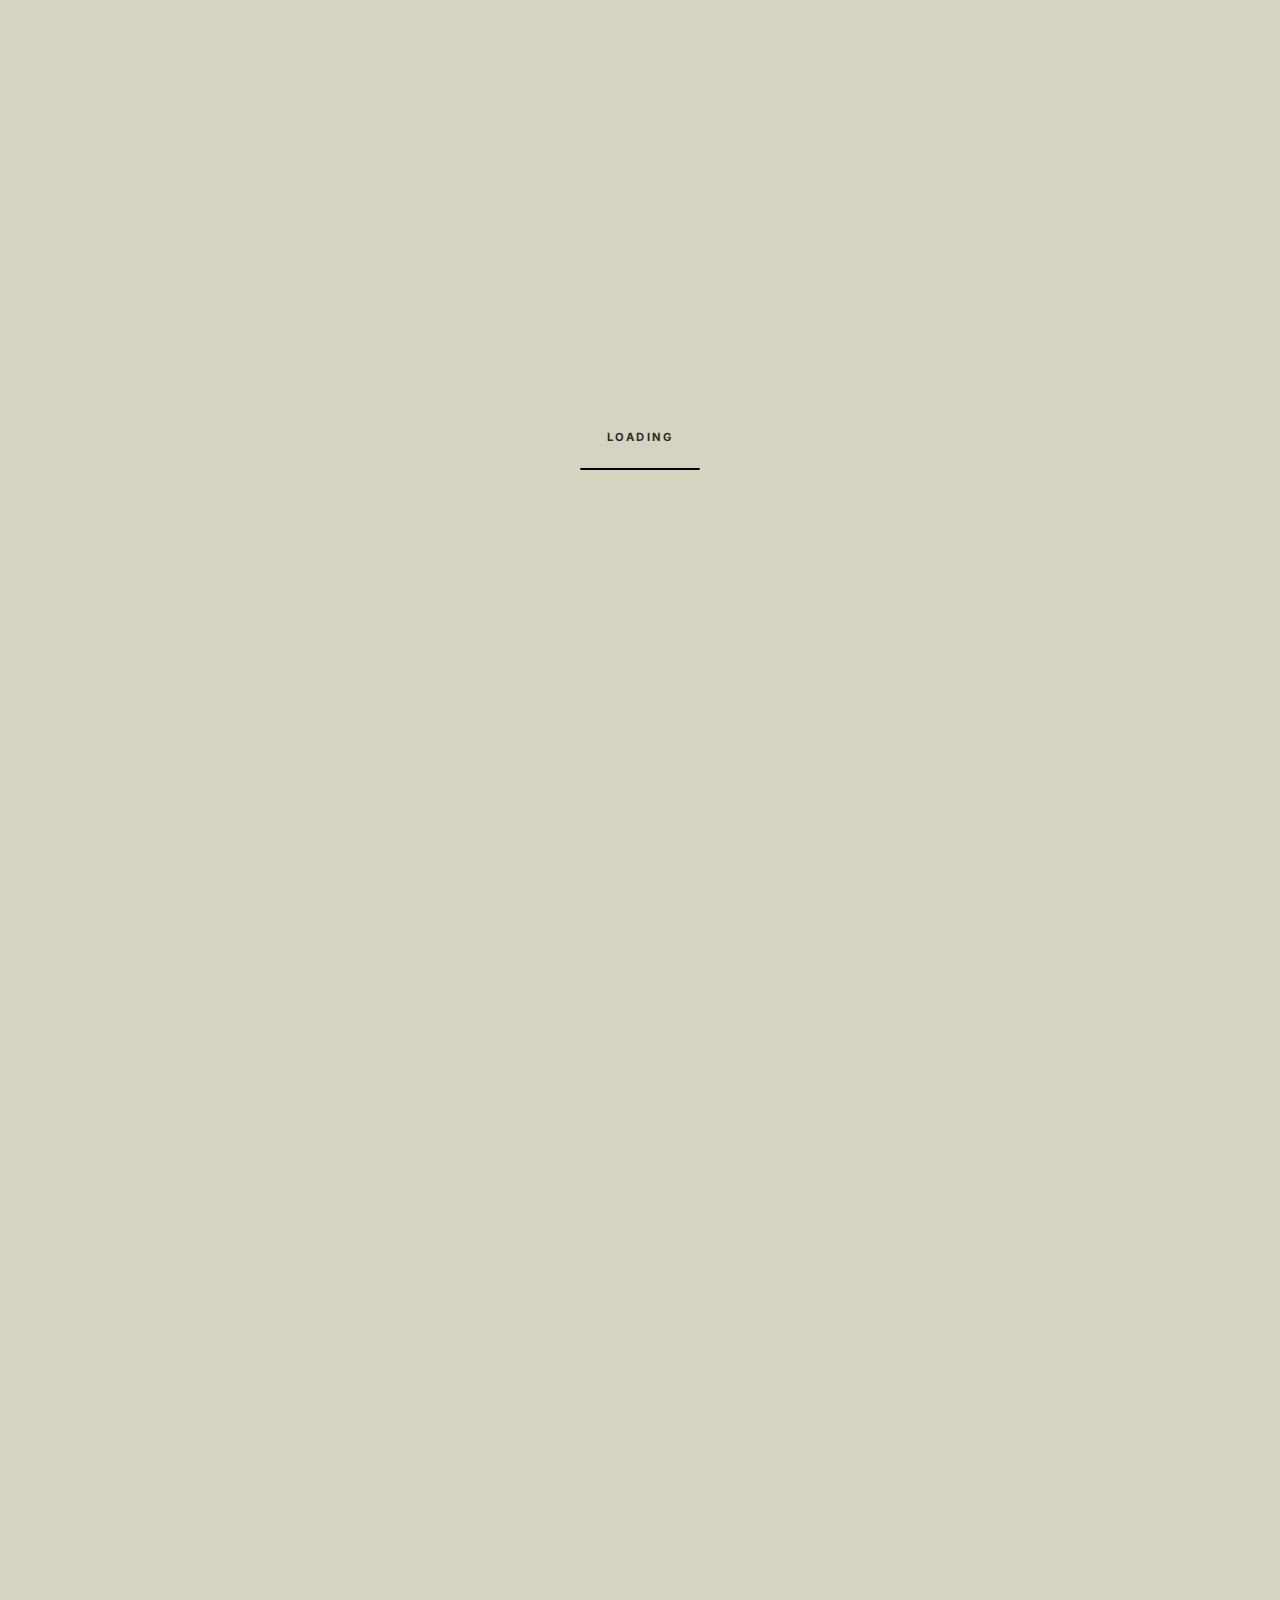
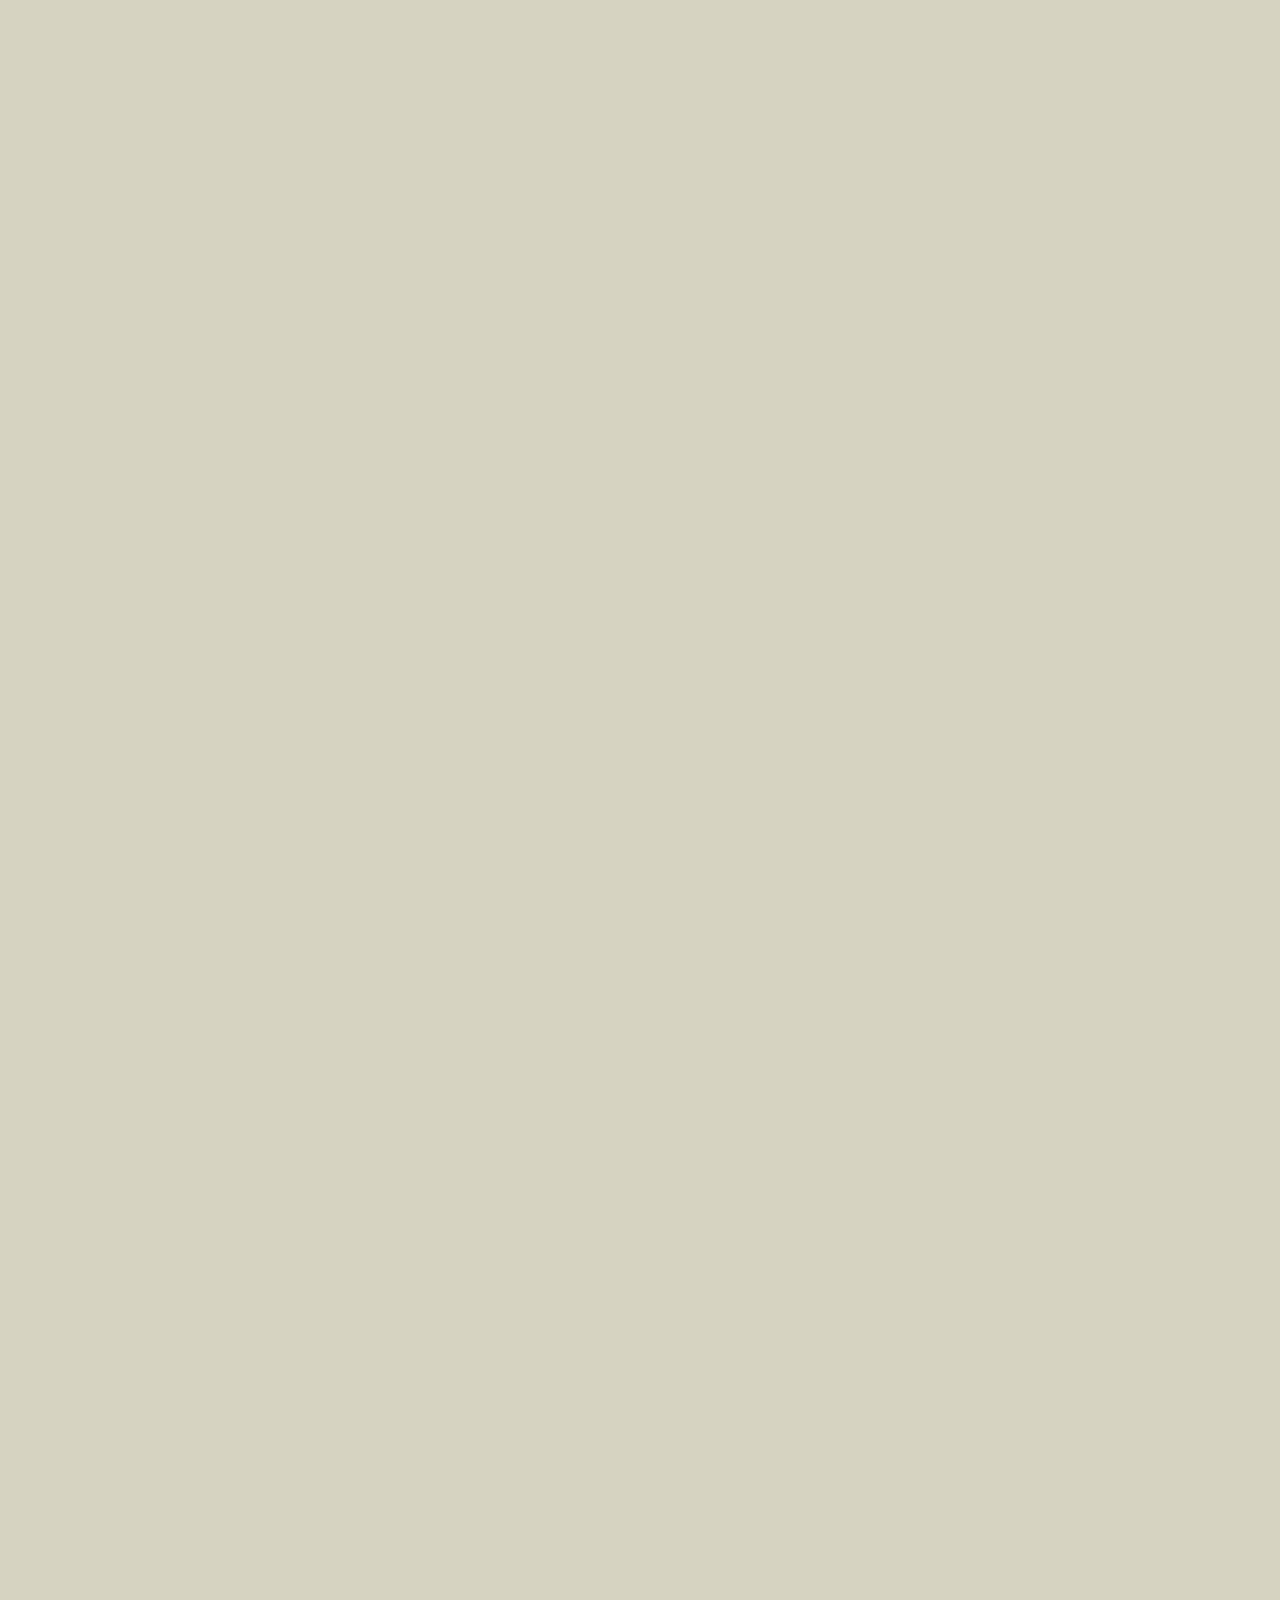
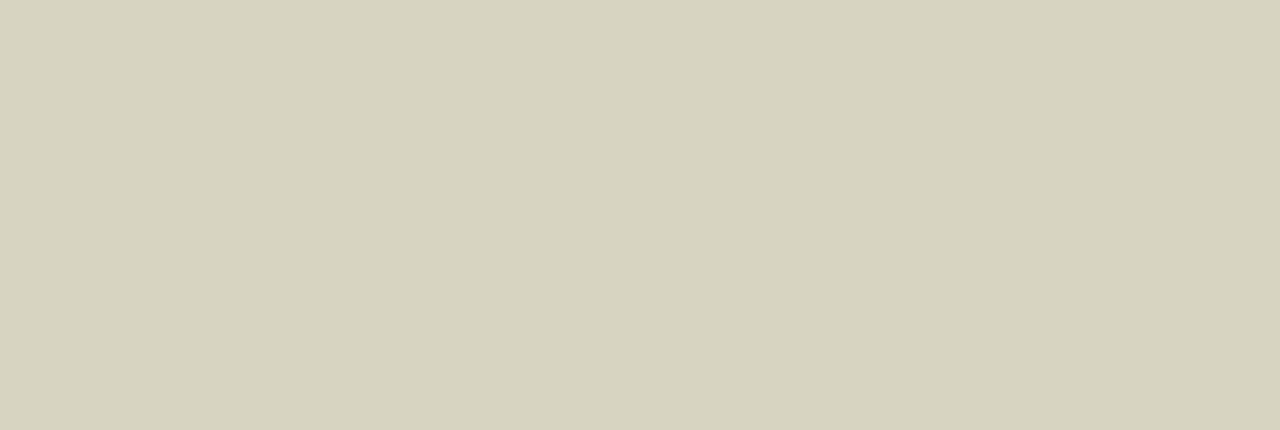
<file: index.html>
<!DOCTYPE html>
<html lang="en">

<head>
    <meta charset="UTF-8">
    <meta name="viewport" content="width=device-width, initial-scale=1.0">
    <meta name="view-transition" content="same-origin" />
    <title>Ritankar Bhunia</title>
    <meta name="description" content="Portfolio of Ritankar Bhunia.">
    <meta name="keywords" content="Ritankar Bhunia, portfolio">
    <meta name="author" content="Ritankar Bhunia">
    <link rel="icon" href="img/favicon.png" type="image/png">
    <link rel="canonical" href="https://yourdomain.com/">

    <!-- Open Graph / Facebook -->
    <meta property="og:type" content="website">
    <meta property="og:url" content="https://yourdomain.com/">
    <meta property="og:title" content="Ritankar Bhunia">
    <meta property="og:description" content="Portfolio of Ritankar Bhunia.">
    <meta property="og:image" content="https://yourdomain.com/img/best1.webp">
    <meta property="og:site_name" content="Ritankar Bhunia">
    <meta property="og:locale" content="en_US">

    <!-- Twitter Card -->
    <meta name="twitter:card" content="summary_large_image">
    <meta name="twitter:url" content="https://yourdomain.com/">
    <meta name="twitter:title" content="Ritankar Bhunia">
    <meta name="twitter:description" content="Portfolio of Ritankar Bhunia.">
    <meta name="twitter:image" content="https://yourdomain.com/img/best1.webp">
    <meta name="twitter:creator" content="@ritankarbhunia">

    <!-- Theme Color -->
    <meta name="theme-color" content="#D6D3C1">

    <!-- Security Headers -->
    <meta http-equiv="X-Content-Type-Options" content="nosniff">
    <meta http-equiv="X-Frame-Options" content="SAMEORIGIN">
    <meta http-equiv="X-XSS-Protection" content="1; mode=block">
    <meta name="referrer" content="strict-origin-when-cross-origin">
    <meta http-equiv="Permissions-Policy" content="geolocation=(), microphone=(), camera=()">

    <!-- Google Fonts & Fontshare - Optimized Loading -->
    <link rel="preconnect" href="https://fonts.googleapis.com">
    <link rel="preconnect" href="https://fonts.gstatic.com" crossorigin>
    <link rel="preconnect" href="https://api.fontshare.com" crossorigin>

    <!-- Preload critical fonts -->
    <link rel="preload" as="style"
        href="https://fonts.googleapis.com/css2?family=Inter:wght@400;700;900&family=Syne:wght@400;700&display=swap">
    <link rel="preload" as="style" href="https://api.fontshare.com/v2/css?f[]=nippo@400,700,900&display=swap">

    <!-- Load fonts asynchronously -->
    <link
        href="https://fonts.googleapis.com/css2?family=Inter:wght@400;700;900&family=Syne:wght@400;700&display=swap"
        rel="stylesheet" media="print" onload="this.media='all'">
    <link href="https://api.fontshare.com/v2/css?f[]=nippo@400,700,900&display=swap" rel="stylesheet" media="print"
        onload="this.media='all'">

    <!-- Fallback for no-JS -->
    <noscript>
        <link
            href="https://fonts.googleapis.com/css2?family=Inter:wght@400;700;900&family=Syne:wght@400;700&display=swap"
            rel="stylesheet">
        <link href="https://api.fontshare.com/v2/css?f[]=nippo@400,700,900&display=swap" rel="stylesheet">
    </noscript>

    <link rel="stylesheet" href="style.css">
    <link rel="stylesheet" href="index-page.css">

    <!-- Preload critical images for faster LCP -->
    <link rel="preload" as="image" href="img/best1.webp" type="image/webp">
    <link rel="preload" as="image" href="img/best2.webp" type="image/webp">
    <link rel="preload" as="image" href="img/best3.webp" type="image/webp">
</head>

<body>
    <!-- Site Loader - Minimal Design -->
    <div class="loader-content" id="site-loader">
        <span class="loader-text">Loading</span>
        <div class="loader-bar">
            <div class="loader-bar-fill" id="loader-progress"></div>
        </div>
    </div>

    <div id="custom-cursor"></div>

    <div id="wholesome-popup">
        <img src="img/me.webp" class="popup-img" alt="Me" loading="lazy">
    </div>

    <!-- Thank You Cursor Extension -->
    <div id="thank-you-cursor">
        <img src="img/me.webp" class="cursor-img" alt="Me" loading="lazy">
        <div class="cursor-msg">in progress</div>
    </div>

    <!-- Mobile Footer Text (Fixed) -->
    <div class="mobile-fixed-footer">
        <span class="mobile-footer-text">CHITRO KATHA | PORTFOLIO</span>
    </div>

    <!-- Mobile Scroll Arrow -->
    <div class="mobile-scroll-indicator" id="mobile-scroll-indicator">
        <span class="mobile-scroll-text">SCROLL</span>
        <span class="mobile-scroll-arrow">
            <svg xmlns="http://www.w3.org/2000/svg" height="24px" viewBox="0 -960 960 960" width="24px" fill="#ffffff">
                <path d="M480-345 240-585l56-56 184 184 184-184 56 56-240 240Z" />
            </svg>
        </span>
    </div>

    <!-- Mobile Canvas -->
    <div id="mobile-canvas">
        <!-- Content will be injected by JS -->
    </div>

    <!-- Navigation -->
    <nav class="hero-nav">
        <a href="#" class="nav-brand">RITANKAR</a>
        <span class="nav-center">CHITRO KATHA | PORTFOLIO</span>
        <a href="about.html" class="nav-link-hero">
            ABOUT <span class="arrow"><svg xmlns="http://www.w3.org/2000/svg" height="16px" viewBox="0 -960 960 960"
                    width="16px" fill="#000000">
                    <path d="M647-440H160v-80h487L423-744l57-56 320 320-320 320-57-56 224-224Z" />
                </svg></span>
        </a>
    </nav>

    <section class="hero-section">
        <!-- Horizontal Scroll Container -->
        <div class="scroll-container">
            <div class="scroll-track" id="image-track">
                <!-- Images will be injected here by JS -->
            </div>
        </div>
    </section>

    <!-- Spacer to allow scrolling -->
    <div class="scroll-spacer"></div>

    <!-- End Page Canvas -->
    <section class="end-canvas">
        <div class="canvas-grid">
            <div class="canvas-left">
                <div class="thank-you-stack">
                    <span>THANK</span>
                    <span>YOU</span>
                </div>
            </div>

            <div class="canvas-divider"></div>

            <div class="canvas-right">
                <!-- Music Player Component -->
                <div class="music-player-container">

                    <div class="header-status-dot"></div>
                    <div class="on-repeat-header">CURRENTLY ON REPEAT</div>

                    <div class="player-wrapper">
                        <!-- Vinyl Record (Start hidden behind) -->
                        <div class="vinyl-record">
                            <div class="vinyl-grooves"></div>
                            <div class="vinyl-label"></div>
                            <button class="vinyl-control-btn" aria-label="Play/Pause">
                                <svg class="icon-play" xmlns="http://www.w3.org/2000/svg" height="24px"
                                    viewBox="0 -960 960 960" width="24px" fill="#fff">
                                    <path d="M320-200v-560l440 280-440 280Z" />
                                </svg>
                                <svg class="icon-pause" xmlns="http://www.w3.org/2000/svg" height="24px"
                                    viewBox="0 -960 960 960" width="24px" fill="#fff" style="display:none;">
                                    <path d="M520-200v-560h240v560H520Zm-320 0v-560h240v560H200Z" />
                                </svg>
                            </button>
                        </div>

                        <!-- Album Art + Toggle -->
                        <div class="album-art-wrapper">
                            <img src="img/album_art.webp" alt="Album Art" class="album-art" loading="lazy">
                            <button class="vinyl-toggle-btn" aria-label="Expand Player">
                                <svg class="icon-arrow" xmlns="http://www.w3.org/2000/svg" height="24px"
                                    viewBox="0 -960 960 960" width="24px" fill="#fff">
                                    <path d="M504-480 320-664l56-56 240 240-240 240-56-56 184-184Z" />
                                </svg>
                            </button>
                        </div>
                    </div>

                    <div class="song-info">
                        <span class="song-title">Terrible Wishlists</span>
                        <span class="artist-name">Siyaahi</span>
                    </div>

                    <audio id="bg-music" loop>
                        <source src="Terrible Wishlists.mp3" type="audio/mpeg">
                    </audio>
                </div>
            </div>
        </div>
    </section>

    <!-- Footer -->
    <footer class="landing-footer">
        <div class="footer-left">HIRE ME AND I'LL SKIP ENGINEERING</div>
        <div class="footer-center">
            <span class="scroll-text">SCROLL</span>
            <!-- Material Symbol North/Up Arrow -->
            <span class="scroll-top-btn" id="scroll-top-btn">
                <svg xmlns="http://www.w3.org/2000/svg" height="24px" viewBox="0 -960 960 960" width="24px" fill="#fff">
                    <path d="M440-160v-487L216-423l-56-57 320-320 320 320-56 57-224-224v487h-80Z" />
                </svg>
            </span>
        </div>
        <div class="footer-right" id="clock">00:00:00</div>
    </footer>

    <script src="script.js" defer></script>
    <script src="index-page.js" defer></script>
</body>

</html>
</file>
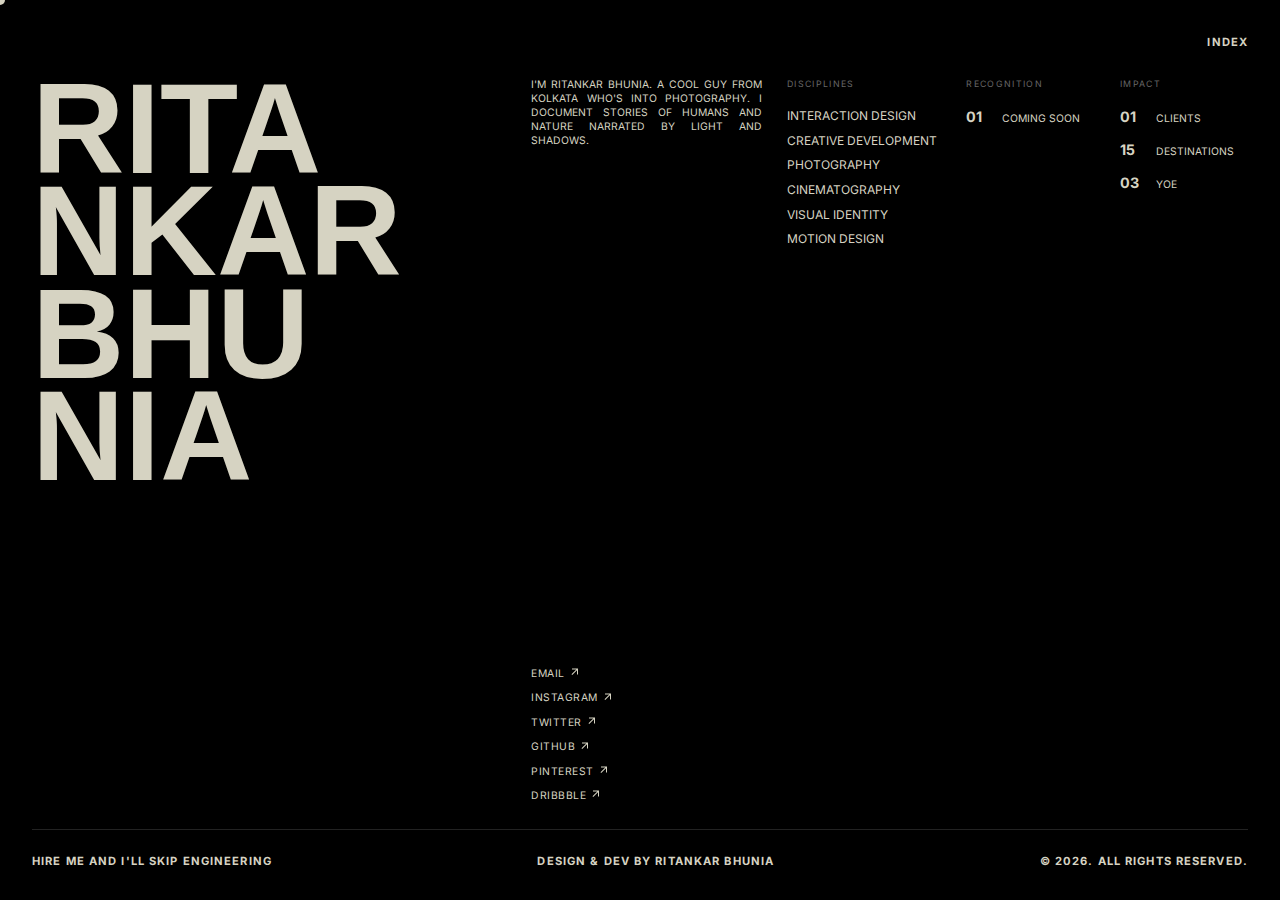
<file: about.html>
<!DOCTYPE html>
<html lang="en">

<head>
    <meta charset="UTF-8">
    <meta name="viewport" content="width=device-width, initial-scale=1.0">
    <meta name="view-transition" content="same-origin" />
    <title>Ritankar Bhunia | About</title>
    <meta name="description" content="About Ritankar Bhunia.">
    <meta name="keywords" content="Ritankar Bhunia, about">
    <meta name="author" content="Ritankar Bhunia">
    <link rel="icon" href="img/favicon.png" type="image/png">
    <link rel="canonical" href="https://yourdomain.com/about.html">

    <!-- Open Graph / Facebook -->
    <meta property="og:type" content="profile">
    <meta property="og:url" content="https://yourdomain.com/about.html">
    <meta property="og:title" content="Ritankar Bhunia | About">
    <meta property="og:description" content="About Ritankar Bhunia.">
    <meta property="og:image" content="https://yourdomain.com/img/me.webp">
    <meta property="og:site_name" content="Ritankar Bhunia">

    <!-- Twitter Card -->
    <meta name="twitter:card" content="summary_large_image">
    <meta name="twitter:url" content="https://yourdomain.com/about.html">
    <meta name="twitter:title" content="Ritankar Bhunia | About">
    <meta name="twitter:description" content="About Ritankar Bhunia.">
    <meta name="twitter:image" content="https://yourdomain.com/img/me.webp">
    <meta name="twitter:creator" content="@ritankarbhunia">

    <!-- Theme Color -->
    <meta name="theme-color" content="#000000">

    <!-- Security Headers -->
    <meta http-equiv="X-Content-Type-Options" content="nosniff">
    <meta http-equiv="X-Frame-Options" content="SAMEORIGIN">
    <meta http-equiv="X-XSS-Protection" content="1; mode=block">
    <meta name="referrer" content="strict-origin-when-cross-origin">
    <meta http-equiv="Permissions-Policy" content="geolocation=(), microphone=(), camera=()">

    <!-- Google Fonts & Fontshare - Optimized Loading -->
    <link rel="preconnect" href="https://fonts.googleapis.com">
    <link rel="preconnect" href="https://fonts.gstatic.com" crossorigin>
    <link rel="preconnect" href="https://api.fontshare.com" crossorigin>
    
    <!-- Preload critical fonts -->
    <link rel="preload" as="style" href="https://fonts.googleapis.com/css2?family=Inter:wght@400;700;900&family=Syne:wght@400;700&display=swap">
    <link rel="preload" as="style" href="https://api.fontshare.com/v2/css?f[]=nippo@400,700,900&display=swap">
    
    <!-- Load fonts asynchronously -->
    <link
        href="https://fonts.googleapis.com/css2?family=Inter:wght@400;700;900&family=Syne:wght@400;700&display=swap"
        rel="stylesheet" media="print" onload="this.media='all'">
    <link href="https://api.fontshare.com/v2/css?f[]=nippo@400,700,900&display=swap" rel="stylesheet" media="print" onload="this.media='all'">
    
    <!-- Fallback for no-JS -->
    <noscript>
        <link href="https://fonts.googleapis.com/css2?family=Inter:wght@400;700;900&family=Syne:wght@400;700&display=swap" rel="stylesheet">
        <link href="https://api.fontshare.com/v2/css?f[]=nippo@400,700,900&display=swap" rel="stylesheet">
    </noscript>

    <link rel="stylesheet" href="style.css">
    <script>
        // Mark as visited to skip loader when returning to index
        sessionStorage.setItem('siteVisited', 'true');
    </script>
</head>

<body class="no-scroll">
    <div id="custom-cursor"></div>

    <main class="container">
        <!-- Top Navigation -->
        <nav class="top-nav">
            <a href="index.html" class="nav-link">
                <span class="arrow"><svg xmlns="http://www.w3.org/2000/svg" height="16px" viewBox="0 -960 960 960" width="16px" fill="#d6d3c2"><path d="m313-440 224 224-57 56-320-320 320-320 57 56-224 224h487v80H313Z"/></svg></span> INDEX
            </a>
        </nav>

        <!-- Main Workspace -->
        <div class="workspace">
            <!-- Left Side: Large Typography -->
            <section class="name-section">
                <h1 class="bold-name" id="hero-name">
                    <span>RITA</span>
                    <span>NKAR</span>
                    <span>BHU</span>
                    <span>NIA</span>
                </h1>
            </section>

            <!-- Right Side: Info Grid -->
            <aside class="info-grid">
                <!-- Column 1: Intro + Socials -->
                <div class="col col-intro">
                    <div class="intro-text">
                        <p>I'M RITANKAR BHUNIA. A COOL GUY FROM KOLKATA WHO'S INTO PHOTOGRAPHY. I DOCUMENT STORIES OF HUMANS AND NATURE
                             NARRATED BY LIGHT AND SHADOWS.</p>
                    </div>
                    <div class="socials-vertical">
                        <ul class="social-links">
                            <li><a href="mailto:ritankarbhunia7474@gmail.com" class="social-link" data-text="Email">Email<span class="tilt-arrow"><svg
                                            xmlns="http://www.w3.org/2000/svg" height="12px" viewBox="0 -960 960 960"
                                            width="20px" fill="currentColor">
                                            <path d="m256-240-56-56 384-384H240v-80h480v480h-80v-344L256-240Z" />
                                        </svg></span></a></li>
                            <li><a href="https://instagram.com/ritankar25" class="social-link" data-text="Instagram">Instagram<span
                                        class="tilt-arrow"><svg xmlns="http://www.w3.org/2000/svg" height="12px"
                                            viewBox="0 -960 960 960" width="20px" fill="currentColor">
                                            <path d="m256-240-56-56 384-384H240v-80h480v480h-80v-344L256-240Z" />
                                        </svg></span></a></li>
                            <li><a href="https://x.com/ritankar25" class="social-link" data-text="Twitter">Twitter<span class="tilt-arrow"><svg
                                            xmlns="http://www.w3.org/2000/svg" height="12px" viewBox="0 -960 960 960"
                                            width="20px" fill="currentColor">
                                            <path d="m256-240-56-56 384-384H240v-80h480v480h-80v-344L256-240Z" />
                                        </svg></span></a></li>
                            <li><a href="https://github.com/mudryk25" class="social-link" data-text="GitHub">GitHub<span class="tilt-arrow"><svg
                                            xmlns="http://www.w3.org/2000/svg" height="12px" viewBox="0 -960 960 960"
                                            width="20px" fill="currentColor">
                                            <path d="m256-240-56-56 384-384H240v-80h480v480h-80v-344L256-240Z" />
                                        </svg></span></a></li>
                            <li><a href="https://pin.it/yrFZ7YsCw" class="social-link" data-text="Pinterest">Pinterest<span
                                        class="tilt-arrow"><svg xmlns="http://www.w3.org/2000/svg" height="12px"
                                            viewBox="0 -960 960 960" width="20px" fill="currentColor">
                                            <path d="m256-240-56-56 384-384H240v-80h480v480h-80v-344L256-240Z" />
                                        </svg></span></a></li>
                            <li><a href="https://dribbble.com/ritankar-bhunia" class="social-link" data-text="Dribbble">Dribbble<span
                                        class="tilt-arrow"><svg xmlns="http://www.w3.org/2000/svg" height="12px"
                                            viewBox="0 -960 960 960" width="20px" fill="currentColor">
                                            <path d="m256-240-56-56 384-384H240v-80h480v480h-80v-344L256-240Z" />
                                        </svg></span></a></li>
                        </ul>
                    </div>
                </div>

                <!-- Column 2: Disciplines -->
                <div class="col col-disciplines">
                    <h3>DISCIPLINES</h3>
                    <ul>
                        <li data-text="Interaction Design">Interaction Design</li>
                        <li data-text="Creative Development">Creative Development</li>
                        <li data-text="Photography">Photography</li>
                        <li data-text="Cinematography">Cinematography</li>
                        <li data-text="Visual Identity">Visual Identity</li>
                        <li data-text="Motion Design">Motion Design</li>
                    </ul>
                </div>

                <!-- Column 3: Recognition -->
                <div class="col col-recognition">
                    <h3>RECOGNITION</h3>
                    <div class="stat-row">
                        <span class="num">01</span>
                        <span class="label">COMING SOON</span>
                    </div>
                </div>

                <!-- Column 4: Impact -->
                <div class="col col-impact">
                    <h3>IMPACT</h3>
                    <div class="stat-row">
                        <span class="num">01</span>
                        <span class="label">CLIENTS</span>
                    </div>
                    <div class="stat-row">
                        <span class="num">15</span>
                        <span class="label">DESTINATIONS</span>
                    </div>
                    <div class="stat-row">
                        <span class="num">03</span>
                        <span class="label">YOE</span>
                    </div>
                </div>
            </aside>
        </div>

        <!-- Footer -->
        <footer class="footer">
            <div class="footer-left">
                <p class="desktop-text">HIRE ME AND I'LL SKIP ENGINEERING</p>
                <p class="mobile-text">DESIGN & DEV BY <span class="underline">RITANKAR</span></p>
            </div>
            <div class="footer-center">
                <p id="design-dev-credit">DESIGN & DEV BY <span class="underline">RITANKAR BHUNIA</span></p>
            </div>
            <div class="footer-right">
                <p>© 2026. ALL RIGHTS RESERVED.</p>
            </div>
        </footer>
    </main>

    <script src="script.js"></script>
</body>

</html>
</file>
<file: style.css>
:root {
    --font-primary: 'Inter', sans-serif;
    --font-expressive: 'Syne', sans-serif;
    --font-nippo: 'Nippo', sans-serif;

    --color-bg: #000000;
    --color-text: #d6d3c2;
    --color-text-dim: #666666;

    --ease-smooth: cubic-bezier(0.16, 1, 0.3, 1);
    --ease-smooth-soft: cubic-bezier(0.25, 0.1, 0.25, 1);
    --transition-fast: 0.3s var(--ease-smooth);
    --transition-slow: 0.8s var(--ease-smooth);
}

/* Smooth scrolling globally */
html {
    scroll-behavior: smooth;
}

* {
    margin: 0;
    padding: 0;
    box-sizing: border-box;
    cursor: none !important;
}

body {
    background-color: var(--color-bg);
    color: var(--color-text);
    font-family: var(--font-primary);
    overflow-x: hidden;
    -webkit-font-smoothing: antialiased;
    min-height: 100vh;
    width: 100vw;
}

/* Default no-scroll class for pages that need it */
body.no-scroll {
    overflow: hidden;
    height: 100vh;
}

/* Custom Cursor */
#custom-cursor {
    position: fixed;
    top: 0;
    left: 0;
    width: 10px;
    height: 10px;
    background-color: #D6D3C1;
    border-radius: 50%;
    pointer-events: none;
    z-index: 9999;
    mix-blend-mode: difference;
    will-change: transform;
    transform: translate3d(0, 0, 0) translate(-50%, -50%);
}

#custom-cursor.hover {
    transform: translate3d(0, 0, 0) translate(-50%, -50%) scale(1);
}

/* Layout Container */
.container {
    height: 100vh;
    padding: clamp(1rem, 2.5vw, 2.5rem);
    display: flex;
    flex-direction: column;
}

/* Top Nav */
.top-nav {
    display: flex;
    justify-content: flex-end;
}

.nav-link {
    color: var(--color-text);
    text-decoration: none;
    font-weight: 700;
    font-size: 0.7rem;
    letter-spacing: 0.1em;
    display: flex;
    align-items: center;
}

.nav-link .arrow {
    margin-right: 0.5rem;
    width: 0;
    opacity: 0;
    overflow: hidden;
    transform: translateX(5px);
    transition: width 0.3s var(--ease-smooth), opacity 0.3s var(--ease-smooth), transform 0.3s var(--ease-smooth);
    display: inline-block;
    white-space: nowrap;
}

.nav-link:hover .arrow {
    width: 15px; /* Adjust based on arrow size */
    opacity: 1;
    transform: translateX(0);
}

/* Workspace (Main) */
.workspace {
    display: flex;
    align-items: stretch;
    /* FIXED: Stretch to allow children to push to bottom */
    flex: 1;
    gap: 4vw;
    margin-top: 3vh;
    padding-bottom: 1vh;
}

/* Left Side: Name */
.name-section {
    flex: 0 0 35vw;
    /* FIXED: Maintain stable width for the name */
    width: 35vw;
}

.bold-name {
    font-weight: 900;
    font-size: clamp(3rem, 10vw, 18.5vh);
    line-height: 0.8;
    font-family: var(--font-nippo);
    text-transform: uppercase;
    display: flex;
    flex-direction: column;
    color: var(--color-text);
}

.bold-name span {
    display: block;
}

/* Removed .bold-name.expressive */

.footer-left .mobile-text {
    display: none;
}

.footer-left .desktop-text {
    display: block;
}

/* Right Side: Info Grid */
.info-grid {
    flex: 1;
    display: grid;
    grid-template-columns: 18vw 12vw 10vw 8vw;
    /* FIXED: Explicitly defined widths for total stability */
    gap: 2vw;
    align-items: stretch;
    margin-bottom: 0.5rem;
}

.col h3 {
    font-size: 0.55rem;
    color: var(--color-text-dim);
    margin-bottom: 1.2rem;
    letter-spacing: 0.15em;
    font-weight: 400;
}

.col-intro {
    display: flex;
    flex-direction: column;
    height: 100%;
    /* Ensures column takes full height of grid row */
    min-height: 45vh;
    /* Minimum height to push socials down on larger screens */
}

.socials-vertical {
    margin-top: auto;
    /* pushes socials down */
}

.intro-text p {
    font-size: clamp(0.65rem, 0.75vw, 0.95rem);
    line-height: 1.35;
    text-transform: uppercase;
    font-weight: 400;
    max-width: 260px;
    text-align: justify;
}

/* Social links */
.socials-vertical .social-links {
    display: flex;
    flex-direction: column;
    gap: 0.05rem;
    list-style: none;
}

.social-link {
    color: var(--color-text);
    text-decoration: none;
    font-size: clamp(0.65rem, 0.65vw, 0.85rem);
    text-transform: uppercase;
    letter-spacing: 0.05em;
    display: flex;
    align-items: center;
    transition: transform var(--transition-fast), color var(--transition-fast);
    width: fit-content;
    position: relative;
}

.social-link:hover {
    color: var(--color-text-dim);
}

.tilt-arrow {
    margin-left: 0;
    font-size: 0.55rem;
    opacity: 1;
    transform: translate(0, 0);
    transition: transform 0.3s var(--ease-smooth);
}

.social-link:hover .tilt-arrow {
    transform: translate(2px, -2px);
}

.col ul {
    list-style: none;
}

.col ul li {
    font-size: clamp(0.75rem, 0.8vw, 1rem);
    text-transform: uppercase;
    margin-bottom: 0.6rem;
    font-weight: 400;
    width: fit-content;
}

.stat-row {
    display: grid;
    grid-template-columns: 1.5rem 1fr;
    /* Reduced gap/width for tighter alignment */
    align-items: baseline;
    gap: 0.75rem;
    margin-bottom: 1rem;
}

.stat-row .num {
    font-size: 0.9rem;
    font-weight: 700;
}

.stat-row .label {
    font-size: 0.65rem;
    color: var(--color-text);
    text-transform: uppercase;
}

/* Footer */
.footer {
    margin-top: auto;
    /* FIXED */
    display: flex;
    justify-content: space-between;
    align-items: center;
    font-size: 0.7rem; /* Updated to match index.html */
    font-weight: 700; /* Updated to match index.html */
    color: var(--color-text);
    text-transform: uppercase;
    letter-spacing: 0.1em; /* Updated to match index.html */
    border-top: 1px solid #222;
    padding-top: 1.5rem;
}

#design-dev-credit {
    cursor: pointer;
}

/* Responsive */
@media (max-height: 600px) {
    .container {
        padding: 1rem;
    }

    .bold-name {
        font-size: 15vh;
    }

    .col h3 {
        margin-bottom: 0.5rem;
    }
}

@media (max-width: 1100px) {
    .info-grid {
        display: grid;
        grid-template-columns: 1fr 1fr; /* Two columns */
        gap: 2rem;
    }

    .col-intro {
        grid-column: span 2; /* Span full width */
        min-height: auto;
        margin-bottom: 2rem;
    }

    .socials-vertical {
        margin-top: 2rem;
    }

    .social-links {
        display: flex;
        flex-direction: row;
        flex-wrap: wrap;
        gap: 2rem;
    }
}

@media (max-width: 768px) {
    /* Allow scrolling on mobile */
    body {
        overflow: auto !important;
        height: auto !important;
    }

    body.no-scroll {
        overflow: auto !important;
        height: auto !important;
    }

    /* Hide custom cursor on mobile */
    #custom-cursor {
        display: none;
    }

    /* Restore default cursor */
    * {
        cursor: auto !important;
    }

    .container {
        padding: 0;
        height: auto;
        min-height: 100vh;
        overflow-y: auto;
        display: flex;
        flex-direction: column;
    }

    /* Top Navigation */
    .top-nav {
        position: fixed;
        top: 0;
        left: 0;
        width: 100%;
        padding: 1rem 1.5rem;
        background: #000;
        z-index: 1000;
        border-bottom: 1px solid #222;
    }

    .nav-link {
        color: var(--color-text);
        font-size: 0.7rem;
    }

    /* Stack workspace vertically */
    .workspace {
        flex-direction: column;
        padding: 0 1.5rem;
        padding-top: 80px; /* Account for fixed nav */
        gap: 1rem;
        height: auto;
        margin-top: 0;
        padding-bottom: 2rem;
    }

    /* Name section - center aligned */
    .name-section {
        width: 100%;
        flex: none;
        display: flex;
        justify-content: center;
        text-align: center;
    }

    .bold-name {
        font-size: 12vw;
        line-height: 0.9;
        align-items: center;
        text-align: center;
        font-family: var(--font-nippo);
        font-weight: 900;
    }
    
    /* Intro text section */
    .col-intro {
        width: 100%;
        flex: none;
        min-height: auto;
    }

    .intro-text {
        text-align: center;
        margin-bottom: 2rem;
    }
    
    .intro-text p {
        max-width: 100%;
        font-size: 0.85rem;
        line-height: 1.6;
        color: var(--color-text);
        text-align: justify;
    }

    /* Social links in 3-column grid (3 over 3 - symmetric) */
    .socials-vertical {
        margin-top: 0;
        margin-bottom: 3rem;
    }

    .social-links {
        display: grid;
        grid-template-columns: 1fr 1fr 1fr;
        gap: 1.5rem;
        list-style: none;
        width: 100%;
    }

    .social-link {
        font-size: 0.75rem;
        text-transform: uppercase;
        color: var(--color-text);
        text-decoration: none;
        display: flex;
        align-items: center;
        justify-content: flex-start;
    }

    .social-link .tilt-arrow {
        display: inline-flex;
        opacity: 1;
        margin-left: 0.3rem;
    }

    /* Info grid sections below socials */
    .info-grid {
        display: flex;
        flex-direction: column;
        gap: 3rem;
        width: 100%;
        grid-template-columns: none;
    }

    .col {
        width: 100%;
    }

    .col h3 {
        font-size: 0.65rem;
        color: var(--color-text-dim);
        margin-bottom: 1.5rem;
        letter-spacing: 0.15em;
        font-weight: 400;
        text-transform: uppercase;
    }

    .col ul li {
        font-size: 0.85rem;
        margin-bottom: 1rem;
        text-transform: uppercase;
    }

    .stat-row {
        display: grid;
        grid-template-columns: auto 1fr;
        align-items: baseline;
        gap: 1rem;
        margin-bottom: 1.5rem;
    }

    .stat-row .num {
        font-size: 1rem;
        font-weight: 700;
    }

    .stat-row .label {
        font-size: 0.65rem;
        color: var(--color-text);
        text-transform: uppercase;
    }

    /* Footer optimized for mobile */
    .footer {
        display: flex;
        flex-direction: column;
        justify-content: center;
        align-items: center;
        padding: 2rem 1.5rem;
        margin-top: 3rem;
        border-top: 1px solid #222;
        gap: 0.5rem;
        text-align: center;
    }

    .footer-left {
        font-size: 0.55rem;
        color: var(--color-text);
        text-transform: uppercase;
        letter-spacing: 0.1em;
        font-weight: 700;
        width: 100%;
        order: 1;
    }

    .footer-center {
        display: none;
    }

    .footer-right {
        font-size: 0.55rem;
        color: var(--color-text);
        text-transform: uppercase;
        letter-spacing: 0.1em;
        font-weight: 700;
        width: 100%;
        text-align: center;
        order: 2;
    }

    .footer-left .mobile-text {
        display: block;
    }

    .footer-left .desktop-text {
        display: none;
    }

    .footer-left p,
    .footer-right p {
        margin: 0;
    }
}

/* ====================================
   View Transitions API - Seamless Page Navigation
   ==================================== */

/* Root transition styling */
::view-transition-old(root),
::view-transition-new(root) {
    animation-duration: 0.4s;
    animation-timing-function: cubic-bezier(0.16, 1, 0.3, 1);
}

::view-transition-old(root) {
    animation-name: fade-and-scale-out;
}

::view-transition-new(root) {
    animation-name: fade-and-scale-in;
}

@keyframes fade-and-scale-out {
    from {
        opacity: 1;
        transform: scale(1);
    }
    to {
        opacity: 0;
        transform: scale(0.98);
    }
}

@keyframes fade-and-scale-in {
    from {
        opacity: 0;
        transform: scale(1.02);
    }
    to {
        opacity: 1;
        transform: scale(1);
    }
}

/* Page exit animation class */
.page-exiting {
    animation: page-exit 0.3s cubic-bezier(0.16, 1, 0.3, 1) forwards;
}

@keyframes page-exit {
    to {
        opacity: 0;
        transform: translateY(-20px);
    }
}

/* Page enter animation class */
.page-entering {
    animation: page-enter 0.4s cubic-bezier(0.16, 1, 0.3, 1) forwards;
}

@keyframes page-enter {
    from {
        opacity: 0;
        transform: translateY(20px);
    }
    to {
        opacity: 1;
        transform: translateY(0);
    }
}
</file>
<file: index-page.css>
/* Page entry animation - inline to prevent FOUC */
        body.page-entering {
            animation: page-enter 0.4s cubic-bezier(0.16, 1, 0.3, 1) forwards;
        }

        @keyframes page-enter {
            from {
                opacity: 0;
                transform: translateY(20px);
            }

            to {
                opacity: 1;
                transform: translateY(0);
            }
        }

        /* Specific styles for the landing page */
        body {
            overflow: hidden;
            background-color: #D6D3C1;
            /* Text color from style.css becomes background */
            color: #000000;
            /* Text color becomes black */
            height: 100vh;
            width: 100vw;
            display: flex;
            flex-direction: column;
            position: relative;
        }

        .hero-section {
            position: relative;
            flex: 1;
            width: 100%;
            display: flex;
            flex-direction: column;
            justify-content: center;
            align-items: center;
            padding: 2rem;
        }

        /* Navigation */
        .hero-nav {
            position: fixed;
            top: 0;
            left: 0;
            width: 100%;
            padding: clamp(1rem, 2.5vw, 2.5rem);
            /* Removed extra specific padding to rely on grid/flex evenly */
            display: grid;
            grid-template-columns: 1fr auto 1fr;
            /* Left, Center, Right */
            align-items: center;
            z-index: 100;
            mix-blend-mode: difference;
            pointer-events: none;
            /* Let clicks pass through if empty space */
        }

        .hero-nav a {
            pointer-events: auto;
            /* Re-enable clicks for links */
        }

        .nav-brand {
            font-family: var(--font-primary);
            font-size: 0.7rem;
            /* Unified size */
            font-weight: 700;
            color: #d6d3c2;
            /* With mix-blend-mode: difference, white text turns black-ish on light bg */
            color: #fff;
            text-transform: uppercase;
            letter-spacing: 0.1em;
            text-decoration: none;
            justify-self: start;
        }

        /* Override for Ritankar text specifically to be black if blend mode fails or is disabled */
        /* But user wants "negative effect" on mobile, so we need #fff + mix-blend-mode: difference */
        /* Desktop already has mix-blend-mode difference on .hero-nav */


        .nav-center {
            font-family: var(--font-primary);
            font-size: 0.7rem;
            /* Unified size */
            font-weight: 700;
            color: #fff;
            text-transform: uppercase;
            letter-spacing: 0.1em;
            text-decoration: none;
            text-align: center;
        }

        .nav-link-hero {
            font-family: var(--font-primary);
            font-size: 0.7rem;
            /* Unified size */
            text-transform: uppercase;
            color: #fff;
            text-decoration: none;
            letter-spacing: 0.1em;
            display: flex;
            align-items: center;
            font-weight: 700;
            position: relative;
            justify-self: end;
            /* Push to right */
            margin-right: clamp(1rem, 2.5vw, 2.5rem);
            /* Add margin to keep away from edge */
        }

        .nav-link-hero .arrow {
            position: absolute;
            right: -20px;
            width: auto;
            opacity: 0;
            transform: translateX(-10px);
            transition: opacity 0.3s cubic-bezier(0.16, 1, 0.3, 1), transform 0.3s cubic-bezier(0.16, 1, 0.3, 1);
            display: inline-block;
            white-space: nowrap;
            pointer-events: none;
        }

        /* Arrow color update for black text */
        .nav-link-hero .arrow svg {
            fill: #fff;
        }

        .nav-link-hero:hover .arrow {
            opacity: 1;
            transform: translateX(0);
        }

        /* Custom Cursor Override for light background */
        #custom-cursor {
            background-color: #d6d3c2 !important;
            /* White difference = inversion */
            mix-blend-mode: difference !important;
        }

        /* Footer / Bottom Elements */
        .landing-footer {
            width: 100%;
            padding: clamp(1rem, 2.5vw, 2.5rem);
            /* Match nav grid for alignment */
            display: grid;
            grid-template-columns: 1fr auto 1fr;
            /* Left, Center, Right */
            align-items: end;
            position: fixed;
            /* Fixed to stay on screen */
            bottom: 0;
            left: 0;
            z-index: 100;
            padding-bottom: 2rem;
            mix-blend-mode: difference;
            pointer-events: none;
        }

        .footer-left {
            font-family: var(--font-primary);
            font-size: 0.7rem;
            font-weight: 700;
            color: #fff;
            text-transform: uppercase;
            letter-spacing: 0.1em;
            justify-self: start;
        }

        .footer-center {
            font-family: var(--font-primary);
            font-size: 0.7rem;
            font-weight: 700;
            text-transform: uppercase;
            letter-spacing: 0.1em;
            text-align: center;
            display: flex;
            justify-content: center;
            align-items: center;
            position: relative;
            min-height: 24px;
            width: 60px;
            /* Force width */
            pointer-events: auto !important;
            /* Ensure text color is explicit if mix-blend-mode fails or background matches */
            color: #000;
            mix-blend-mode: difference;
            color: #fff;
        }

        .scroll-text {
            opacity: 1;
            transform: translateY(0);
        }

        .scroll-text,
        .scroll-top-btn {
            position: absolute;
            transition: all 0.5s cubic-bezier(0.16, 1, 0.3, 1);
            cursor: none !important;
            display: flex;
            align-items: center;
            justify-content: center;
        }

        .scroll-top-btn {
            opacity: 0;
            pointer-events: none;
            top: 0;
            left: 0;
            right: 0;
            bottom: 0;
            transform: translateY(10px);
        }

        .scroll-top-btn svg {
            /* Hardcode fill to ensure visibility against mix-blend-mode difference */
            fill: #fff;
            stroke: #fff;
            width: 20px;
            height: 20px;
        }



        .footer-center.at-bottom .scroll-text {
            opacity: 0;
            transform: translateY(-10px);
            pointer-events: none;
        }

        .footer-center.at-bottom .scroll-top-btn {
            opacity: 1;
            transform: translateY(0);
            pointer-events: auto;
        }

        .scroll-top-btn:hover {
            transform: translateY(-5px) !important;
        }

        /* Fix Cursor Glitch */
        a,
        button,
        .scroll-top-btn,
        .nav-link-hero {
            cursor: none !important;
            /* Force custom cursor everywhere */
        }

        /* Wholesome Popup */
        #wholesome-popup {
            position: fixed;
            top: 0;
            left: 0;
            width: 80px;
            /* Reduced from 250px */
            background: #fff;
            padding: 4px;
            /* Reduced from 1rem */
            border-radius: 4px;
            pointer-events: none;
            opacity: 0;
            /* Reset transform here, managed by JS position */
            transform-origin: top left;
            transition: opacity 0.4s cubic-bezier(0.16, 1, 0.3, 1);
            z-index: 200;
            box-shadow: 0 4px 12px rgba(0, 0, 0, 0.08);
            /* Minimal shadow */
            display: flex;
            flex-direction: column;
        }

        #wholesome-popup.active {
            opacity: 1;
        }

        .popup-img {
            width: 100%;
            height: 80px;
            /* Square */
            object-fit: cover;
            background-color: #eee;
        }

        .popup-msg {
            display: none;
            /* Hide message */
            font-size: 0.8rem;
            color: #000;
            line-height: 1.4;
        }

        /* Thank You Cursor Extension */
        #thank-you-cursor {
            position: fixed;
            top: 0;
            left: 0;
            z-index: 300;
            pointer-events: none;
            display: flex;
            flex-direction: column;
            /* Stack image and text vertically */
            align-items: center;
            gap: 5px;
            /* transform removed to allow custom offset via JS */
            opacity: 0;
            transition: opacity 0.3s ease;
        }

        #thank-you-cursor.visible {
            opacity: 1;
        }

        .cursor-img {
            width: 80px;
            /* Slightly larger for square showcase */
            height: 80px;
            border-radius: 4px;
            /* Slight rounded corners for square */
            object-fit: cover;
            border: 1px solid #fff;
            /* Thinner border */
            box-shadow: 0 4px 10px rgba(0, 0, 0, 0.2);
        }

        .cursor-msg {
            background: #fff;
            color: #000;
            padding: 4px 10px;
            border-radius: 4px;
            /* Square off the pill slightly or keep it pill? User said text below. */
            font-family: var(--font-primary);
            font-size: 0.7rem;
            font-weight: 700;
            text-transform: uppercase;
            letter-spacing: 0.05em;
            box-shadow: 0 4px 10px rgba(0, 0, 0, 0.1);
            white-space: nowrap;
        }

        .footer-right {
            font-family: var(--font-primary);
            font-size: 0.7rem;
            font-weight: 700;
            color: #fff;
            text-transform: uppercase;
            letter-spacing: 0.1em;
            justify-self: end;
            margin-right: clamp(1rem, 2.5vw, 2.5rem);
            /* Align with About button */
        }

        /* Default: Hide Mobile Elements on Desktop */
        #mobile-canvas,
        .mobile-fixed-footer,
        .mobile-scroll-indicator {
            display: none;
        }

        /* Responsive Adjustments */
        @media (max-width: 768px) {

            /* MOBILE VIEW: Hide all desktop content */
            .scroll-spacer,
            .scroll-container,
            .gallery-item,
            .end-canvas,
            .nav-center {
                /* Hide redundant header text */
                display: none !important;
            }

            /* Adjust Nav for Mobile (2 columns instead of 3) */
            .hero-nav {
                grid-template-columns: 1fr auto;
                pointer-events: none;
            }

            .hero-nav a {
                pointer-events: auto;
            }

            /* Show mobile canvas */
            #mobile-canvas {
                display: block;
                width: 100%;
                min-height: 100vh;
                position: relative;
                background-color: #D6D3C1;
                margin-top: 0;
                padding-top: 0;
                padding-bottom: 80px;
                /* Space for footer */
                z-index: 1;
                /* Behind nav/footer */
            }

            .mobile-gallery-container {
                padding-top: 15vh;
                /* Initial push so images start below "SCROLL" */
                padding-bottom: 5vh;
            }

            .mobile-gallery-item {
                width: 100%;
                margin-bottom: 4rem;
                display: flex;
                flex-direction: column;
                align-items: center;
                padding: 0 1.5rem;
                opacity: 0;
                /* Revert to opacity 0, but handle in JS */
                transform: translateY(20px);
                transition: opacity 0.6s ease-out, transform 0.6s ease-out;
            }

            .mobile-gallery-item.visible {
                opacity: 1;
                transform: translateY(0);
            }

            /* Mobile Footer Hidden - We will reuse parts or create new */
            .landing-footer {
                display: none !important;
            }

            /* Hide Desktop Hover Features */
            #custom-cursor,
            #thank-you-cursor,
            #wholesome-popup {
                display: none !important;
            }

            /* Mobile Nav Styling - Transparent & Fixed with negative effect */
            .hero-nav {
                background: transparent;
                backdrop-filter: none;
                padding: 1.5rem;
                mix-blend-mode: difference;
                /* Force negative effect on mobile */
                /* grid-template-columns handled in media query start */
                gap: 1rem;
                position: fixed;
                top: 0;
                left: 0;
                width: 100%;
                z-index: 1000;
                box-shadow: none;
                pointer-events: none;
                /* Allow clickthrough on header area */
            }

            .hero-nav a {
                pointer-events: auto;
                /* Re-enable for links */
                display: initial;
                /* Restore visibility if hidden */
            }

            .nav-link-hero {
                color: #fff;
                /* White + difference = Blackish text effect */
                font-size: 0.7rem;
                margin-right: 0;
                mix-blend-mode: normal;
            }

            .nav-link-hero .arrow svg {
                fill: #fff;
                /* White + difference = Blackish icon */
            }

            /* Mobile Fixed Footer Text */
            .mobile-fixed-footer {
                position: fixed;
                bottom: 0;
                left: 0;
                width: 100%;
                padding: 1.5rem;
                text-align: center;
                z-index: 1000;
                pointer-events: none;
                display: flex;
                justify-content: center;
                mix-blend-mode: difference;
            }

            .mobile-footer-text {
                font-family: var(--font-primary);
                font-size: 0.7rem;
                font-weight: 700;
                color: #fff;
                text-transform: uppercase;
                letter-spacing: 0.1em;
            }

            /* Body reset for mobile */
            body {
                background-color: #D6D3C1;
                overflow-y: auto;
                overflow-x: hidden;
                /* Prevent horizontal drift */
                height: auto;
                min-height: 100vh;
                display: block;
                /* Remove flex layout constraints */
            }

            html {
                overflow-y: auto;
                height: auto;
            }

            body.no-scroll {
                overflow: hidden;
                height: 100vh;
            }

            /* Mobile Scroll Indicator */
            .mobile-scroll-indicator {
                position: fixed;
                bottom: 15vh;
                left: 50%;
                transform: translateX(-50%);
                display: flex;
                flex-direction: column;
                align-items: center;
                gap: 0.5rem;
                z-index: 900;
                transition: opacity 0.5s ease;
                pointer-events: none;
                mix-blend-mode: difference;
            }

            .mobile-scroll-indicator.hidden {
                opacity: 0;
            }

            .mobile-scroll-text {
                font-family: var(--font-primary);
                font-size: 0.65rem;
                font-weight: 700;
                color: #fff;
                text-transform: uppercase;
                letter-spacing: 0.1em;
            }

            .mobile-scroll-arrow svg {
                fill: #fff;
                width: 24px;
                height: 24px;
                animation: bounce 2s infinite;
            }

            @keyframes bounce {

                0%,
                20%,
                50%,
                80%,
                100% {
                    transform: translateY(0);
                }

                40% {
                    transform: translateY(-5px);
                }

                60% {
                    transform: translateY(-3px);
                }
            }

            /* Mobile Gallery Images */
            .mobile-gallery-item {
                width: 100%;
                margin-bottom: 4rem;
                display: flex;
                flex-direction: column;
                align-items: center;
                padding: 0 1.5rem;
            }

            .mobile-gallery-img {
                width: 100%;
                height: auto;
                object-fit: cover;
                box-shadow: 0 10px 20px rgba(0, 0, 0, 0.1);
            }

            .mobile-gallery-caption {
                font-family: var(--font-primary);
                font-size: 0.6rem;
                text-transform: uppercase;
                letter-spacing: 0.1em;
                color: #000;
                margin-top: 0.5rem;
                align-self: flex-start;
            }

            /* Mobile End Section - Increased Space */
            .mobile-end-section {
                padding: 0 1.5rem;
                /* Remove top/bottom padding as we want to control height precisely */
                display: flex;
                flex-direction: column;
                gap: 4rem;
                min-height: 100vh;
                /* Full viewport height */
                justify-content: center;
                margin-top: 10vh;
                /* separation */
                opacity: 0;
                transform: translateY(50px);
                transition: opacity 1s ease, transform 1s ease;
            }

            .mobile-end-section.visible {
                opacity: 1;
                transform: translateY(0);
            }

            .mobile-thank-you-container {
                position: relative;
                width: 100%;
                margin-bottom: 2rem;
                /* Additional space before player */
            }

            .mobile-thank-you-text {
                font-family: var(--font-nippo);
                font-size: 15vw;
                font-weight: 900;
                line-height: 0.85;
                text-transform: uppercase;
                color: #222;
                text-align: left;
                /* Aligned left as requested */
                width: fit-content;
                margin: 0 auto;
                /* Centered block */
            }

            .mobile-thank-you-text span {
                display: block;
            }

            /* Square Image & Message - South East of Thank You */
            .mobile-signature-block {
                position: absolute;
                bottom: -20px;
                /* Brought closer to text (was -60px) */
                right: 0;
                /* Align to right */
                display: flex;
                flex-direction: column;
                align-items: flex-end;
                /* Align items to right */
                gap: 0;
                transform: translateX(5%);
                /* Reduced offset */
            }

            .mobile-sig-img {
                width: 45px;
                /* Smaller image as requested */
                height: 45px;
                object-fit: cover;
                border: 1px solid #fff;
                box-shadow: 0 4px 10px rgba(0, 0, 0, 0.1);
                border-radius: 4px;
            }

            .mobile-sig-msg {
                display: none;
                /* Hide message as requested */
            }

            /* Mobile Music Player */
            .mobile-player-container {
                display: flex;
                flex-direction: column;
                align-items: center;
                /* Center aligned */
                gap: 1.5rem;
                width: 100%;
                margin-top: 4rem;
                /* More space from previous section */
            }

            .mobile-on-repeat {
                font-family: var(--font-primary);
                font-size: 0.6rem;
                letter-spacing: 0.1em;
                text-transform: uppercase;
                color: #000;
                margin-bottom: 1rem;
                display: flex;
                align-items: center;
                justify-content: center;
                gap: 6px;
                opacity: 0.6;
            }

            .mobile-on-repeat::before {
                content: '';
                display: block;
                width: 6px;
                height: 6px;
                background-color: #000;
                border-radius: 50%;
                animation: blink 2s infinite;
            }

            @keyframes blink {

                0%,
                100% {
                    opacity: 1;
                }

                50% {
                    opacity: 0.4;
                }
            }

            .mobile-player-wrapper {
                position: relative;
                width: 250px;
                height: 250px;
                cursor: pointer;
                /* Clickable */
            }

            .mobile-player-inner {
                position: relative;
                width: 100%;
                height: 100%;
            }

            .mobile-album-art {
                width: 100%;
                height: 100%;
                object-fit: cover;
                position: relative;
                z-index: 10;
                box-shadow: 0 10px 30px rgba(0, 0, 0, 0.2);
                border-radius: 4px;
                /* Slight radius */
            }

            /* Peeking Record Logic for Mobile */
            .mobile-vinyl-record {
                position: absolute;
                top: 5px;
                bottom: 5px;
                right: 5px;
                left: 5px;
                border-radius: 50%;
                background: #111;
                /* Concentric circles */
                background-image: repeating-radial-gradient(#111 0, #111 2px, #222 3px, #222 4px);
                z-index: 5;
                display: flex;
                align-items: center;
                justify-content: center;
                /* Peek out to the right */
                transform: translateX(25%) rotate(20deg);
                transition: transform 0.6s cubic-bezier(0.34, 1.56, 0.64, 1);
                /* Bouncy spring */
            }

            .mobile-player-wrapper.playing .mobile-vinyl-record {
                animation: mobileSpin 3s linear infinite;
                /* When playing, maybe peek out a bit more? */
                transform: translateX(40%);
            }

            @keyframes mobileSpin {
                from {
                    transform: translateX(40%) rotate(0deg);
                }

                to {
                    transform: translateX(40%) rotate(360deg);
                }
            }

            .mobile-vinyl-label {
                width: 35%;
                height: 35%;
                background: #d6d3c2;
                border-radius: 50%;
            }

            .mobile-play-btn {
                position: absolute;
                top: 0;
                left: 0;
                width: 100%;
                height: 100%;
                z-index: 20;
                background: transparent;
                border: none;
                /* Provide visual cue on the record part? */
            }

            /* Arrow to scroll top */
            .mobile-scroll-top {
                margin-top: 2rem;
                margin-left: auto;
                margin-right: auto;
                display: flex;
                align-items: center;
                justify-content: center;
                cursor: pointer;
                width: 44px;
                height: 44px;
                border-radius: 50%;
                transition: transform 0.3s ease;
            }

            .mobile-scroll-top:active {
                transform: scale(0.9);
            }

            .mobile-scroll-top svg {
                fill: #000;
                width: 24px;
                height: 24px;
            }
        }

        /* New Styles for Horizontal Scroll */
        body {
            /* Reset body to allow scroll */
            overflow-y: scroll;
            overflow-x: hidden;
            height: auto;
            min-height: 100vh;
        }

        .scroll-spacer {
            height: 300vh;
            /* Reduced from 400vh for snappier experience */
            pointer-events: none;
        }

        .hero-section {
            position: fixed;
            top: 0;
            left: 0;
            width: 100%;
            height: 100vh;
            overflow: hidden;
            display: flex;
            align-items: center;
            justify-content: flex-start;
            /* Start from left */
            padding: 0;
            perspective: 1000px;
        }

        .scroll-container {
            position: absolute;
            top: 0;
            left: 0;
            height: 100%;
            width: 100%;
            display: flex;
            align-items: center;
        }

        .scroll-track {
            display: flex;
            gap: 2vw;
            padding-left: 50vw;
            padding-right: 50vw;
            height: 100vh;
            align-items: center;
            will-change: transform;
            /* GPU acceleration for smooth scrolling */
            transform: translateZ(0);
        }

        .gallery-item {
            position: relative;
            flex-shrink: 0;
            opacity: 1;
            /* Simplified transform - just Y offset, no scale animation */
            transform: translateY(var(--y-offset, 0)) translateZ(0);
            /* Smoother, longer transitions with GPU acceleration */
            transition: filter 1.2s cubic-bezier(0.16, 1, 0.3, 1);
            filter: grayscale(60%) brightness(0.95);
            display: flex;
            flex-direction: column;
        }

        /* Smooth color transition when in view */
        .gallery-item.visible {
            filter: grayscale(0%) brightness(1);
        }

        .gallery-image {
            width: auto;
            height: 100%;
            flex-grow: 1;
            object-fit: contain;
            display: block;
            box-shadow: 0 15px 40px rgba(0, 0, 0, 0.15);
            /* GPU acceleration */
            transform: translateZ(0);
            backface-visibility: hidden;
        }

        .gallery-caption {
            font-family: var(--font-primary);
            font-size: 0.6rem;
            /* Decreased size */
            text-transform: uppercase;
            letter-spacing: 0.1em;
            /* Increased spacing */
            color: #000;
            opacity: 0.8;
            max-width: 100%;
            /* Absolute positioning to handle "on top" or "below" without layout shift */
            position: absolute;
            left: 0;
        }

        /* Default caption below */
        .gallery-caption.bottom {
            top: 100%;
            margin-top: 0.8vh;
        }

        /* Caption above for low-hanging images */
        .gallery-caption.top {
            bottom: 100%;
            margin-bottom: 0.8vh;
        }

        /* End Canvas Section */
        .end-canvas {
            position: relative;
            width: 100%;
            height: 100vh;
            background-color: #D6D3C1;
            /* Clean slate */
            color: #000;
            display: flex;
            /* Flexbox */
            align-items: stretch;
            /* Full height grid */
            justify-content: center;
            z-index: 50;
            /* Above fixed hero as we scroll into it */
            overflow: hidden;
            padding: 0 5vw;
            /* Left/Right padding */
        }

        .canvas-grid {
            display: flex;
            width: 100%;
            height: 100%;
            align-items: center;
            justify-content: space-between;
            position: relative;
        }

        /* Left Side */
        .canvas-left {
            flex: 0 0 50%;
            /* Strictly 50% */
            width: 50%;
            display: flex;
            align-items: center;
            justify-content: flex-end;
            /* Align text close to the divider */
            padding-right: 4vw;
            /* Space from divider */
            opacity: 0;
            transform: translateX(-50px);
            transition: opacity 1s ease, transform 1s ease;
            height: 100%;
        }

        .thank-you-stack {
            font-family: var(--font-nippo);
            font-size: 10vw;
            /* Reduced from 13vw */
            font-weight: 900;
            line-height: 0.85;
            text-transform: uppercase;
            display: flex;
            flex-direction: column;
            color: #222;
            text-align: right;
        }

        .canvas-grid {
            width: 100%;
            height: 100%;
            display: flex;
            align-items: center;
            /* Center vertical */
            justify-content: center;
            margin: 0;
        }

        /* Subtle Divider Line */
        .canvas-divider {
            display: block;
            width: 1px;
            height: 0%;
            /* Starts at 0 */
            background-color: rgba(0, 0, 0, 0.15);
            /* Subtle opacity */
            transition: height 1.5s cubic-bezier(0.16, 1, 0.3, 1);
        }

        /* Right Side - Music Player Canvas */
        .canvas-right {
            flex: 0 0 50%;
            /* Strictly 50% */
            width: 50%;
            height: 100%;
            display: flex;
            align-items: center;
            justify-content: flex-start;
            padding-left: 6vw;
            /* Reduced padding for player */
            position: relative;
        }

        .music-player-container {
            display: flex;
            flex-direction: column;
            gap: 1.5rem;
            position: relative;
            transform: translateX(50px);
            opacity: 0;
            transition: opacity 1s ease 0.2s, transform 1s ease 0.2s;
            /* Delayed Entry */
            margin-left: 20px;
            /* Shift a bit from divider */
            z-index: 100;
            /* Ensure it is top of everything */
        }

        .end-canvas.visible .music-player-container {
            opacity: 1;
            transform: translateX(0);
        }

        /* Album Art Wrapper */
        .player-wrapper {
            position: relative;
            width: 300px;
            height: 300px;
            /* Container for art + vinyl */
        }

        .album-art-wrapper {
            position: relative;
            width: 100%;
            height: 100%;
            z-index: 10;
            background: #000;
            overflow: hidden;
            /* Keep art contained */
        }

        .album-art {
            width: 100%;
            height: 100%;
            object-fit: cover;
            display: block;
            box-shadow: 0 20px 40px rgba(0, 0, 0, 0.2);
            position: relative;
            z-index: 2;
        }

        /* Vinyl Record */
        .vinyl-record {
            position: absolute;
            top: 2%;
            /* Slightly smaller than art to peek naturally */
            right: 2%;
            bottom: 2%;
            left: 2%;
            border-radius: 50%;
            background: #111;
            /* Concentric circles "grooves" */
            background-image: repeating-radial-gradient(#111 0,
                    #111 2px,
                    #222 3px,
                    #222 4px);
            z-index: 1;
            /* Behind Art */
            transition: transform 0.6s cubic-bezier(0.16, 1, 0.3, 1);
            display: flex;
            align-items: center;
            justify-content: center;
        }

        /* Vinyl Peek on Hover (Only if not expanded) */
        .player-wrapper:not(.expanded):hover .vinyl-record {
            transform: translateX(20%) rotate(20deg);
        }

        /* Expanded State (Clicked Arrow) */
        .player-wrapper.expanded .vinyl-record {
            /* Move out completely to the right */
            transform: translateX(60%) rotate(0deg);
            /* No rotation on expand, so button is Up */
            z-index: 5;
        }

        /* Spinning Animation When Playing */
        @keyframes spin {
            from {
                transform: translateX(60%) rotate(0deg);
            }

            to {
                transform: translateX(60%) rotate(360deg);
            }
        }

        .player-wrapper.expanded.playing .vinyl-record {
            animation: spin 3s linear infinite;
        }

        /* Toggle Button (The Subtle Arrow) */
        .vinyl-toggle-btn {
            position: absolute;
            bottom: 12px;
            right: 12px;
            width: 32px;
            height: 32px;
            background: rgba(0, 0, 0, 0.5);
            border: none;
            border-radius: 50%;
            display: flex;
            align-items: center;
            justify-content: center;
            cursor: pointer;
            opacity: 0;
            transform: scale(0.8);
            transition: all 0.3s ease;
            backdrop-filter: blur(4px);
            z-index: 20;
        }

        /* Ensure normal hover keeps it scale 1 but rotate 0 IF NOT ACTIVE */
        .player-wrapper:hover .vinyl-toggle-btn:not(.active) {
            opacity: 1;
            transform: scale(1);
        }

        /* If ACTIVE, it should be rotated regardless of wrapper hover */
        .vinyl-toggle-btn.active,
        .player-wrapper:hover .vinyl-toggle-btn.active {
            opacity: 1;
            background: #fff;
            transform: scale(1) rotate(180deg);
        }

        .vinyl-toggle-btn svg {
            fill: #fff;
            width: 18px;
            height: 18px;
            transition: fill 0.3s;
        }

        .vinyl-toggle-btn.active svg {
            fill: #000;
        }

        /* Play/Pause Button on Vinyl Center */
        .vinyl-control-btn {
            position: absolute;
            top: 50%;
            left: 50%;
            transform: translate(-50%, -50%);
            width: 40px;
            height: 40px;
            background: rgba(255, 255, 255, 0.2);
            border-radius: 50%;
            border: none;
            cursor: pointer;
            z-index: 30;
            display: flex;
            /* Always flex to center content */
            align-items: center;
            justify-content: center;
            pointer-events: none;
            /* Only clickable when expanded */
            opacity: 0;
            transition: opacity 0.3s;
        }

        .player-wrapper.expanded .vinyl-control-btn {
            pointer-events: auto;
            opacity: 1;
        }

        .vinyl-control-btn svg {
            fill: #fff;
            width: 24px;
            height: 24px;
        }

        /* Label Center */
        .vinyl-label {
            width: 35%;
            height: 35%;
            background: #d6d3c2;
            border-radius: 50%;
            position: absolute;
            top: 50%;
            left: 50%;
            transform: translate(-50%, -50%);
            /* Center it */
        }

        .song-info {
            display: flex;
            flex-direction: column;
            gap: 2px;
        }

        .song-title {
            font-family: var(--font-nippo);
            font-size: 1.2rem;
            font-weight: 700;
            text-transform: uppercase;
        }

        .artist-name {
            font-family: var(--font-primary);
            font-size: 0.8rem;
            color: #666;
            text-transform: uppercase;
            letter-spacing: 0.05em;
        }

        /* Visible State Triggered by JS */
        .end-canvas.visible .canvas-left {
            opacity: 1;
            transform: translateX(0);
        }

        .end-canvas.visible .canvas-divider {
            height: 80%;
            /* Grows to 80% */
        }

        #site-loader {
            position: fixed;
            top: 0;
            left: 0;
            width: 100vw;
            height: 100vh;
            background-color: #D6D3C1;
            z-index: 10000;
            display: flex;
            justify-content: center;
            align-items: center;
            opacity: 1;
            transition: opacity 0.6s cubic-bezier(0.16, 1, 0.3, 1);
        }

        #site-loader.hidden {
            opacity: 0;
            pointer-events: none;
        }

        .loader-content {
            display: flex;
            flex-direction: column;
            align-items: center;
            gap: 1.5rem;
        }

        /* Minimal Loader Design */
        .loader-text {
            font-family: 'Inter', sans-serif;
            font-size: 0.7rem;
            font-weight: 700;
            text-transform: uppercase;
            letter-spacing: 0.2em;
            color: #000;
            opacity: 0.8;
        }

        .loader-bar {
            width: 120px;
            height: 2px;
            background-color: rgba(0, 0, 0, 0.15);
            border-radius: 1px;
            overflow: hidden;
        }

        .loader-bar-fill {
            height: 100%;
            width: 0%;
            background-color: #000;
            border-radius: 1px;
            transition: width 0.3s cubic-bezier(0.16, 1, 0.3, 1);
        }

        /* Initial Hide Content with Staggered Entrance */
        .hero-section,
        .end-canvas,
        .mobile-canvas,
        .hero-nav,
        .mobile-fixed-footer,
        .landing-footer {
            opacity: 0;
            transform: translateY(30px) translateZ(0);
            transition: opacity 1.2s cubic-bezier(0.25, 0.1, 0.25, 1),
                transform 1.2s cubic-bezier(0.25, 0.1, 0.25, 1);
        }

        body.loaded .hero-nav {
            opacity: 1;
            transform: translateY(0) translateZ(0);
            transition-delay: 0.15s;
        }

        body.loaded .hero-section,
        body.loaded .mobile-canvas {
            opacity: 1;
            transform: translateY(0) translateZ(0);
            transition-delay: 0.35s;
        }

        body.loaded .end-canvas {
            opacity: 1;
            transform: translateY(0) translateZ(0);
            transition-delay: 0.45s;
        }

        body.loaded .mobile-fixed-footer,
        body.loaded .landing-footer {
            opacity: 1;
            transform: translateY(0) translateZ(0);
            transition-delay: 0.55s;
        }

        body {
            overflow: hidden !important;
            /* Force no-scroll initially */
        }

        body.loaded {
            overflow: auto !important;
            /* Reset generic override */
            overflow-x: hidden !important;
            /* Keep horizontal hidden */
        }
</file>
